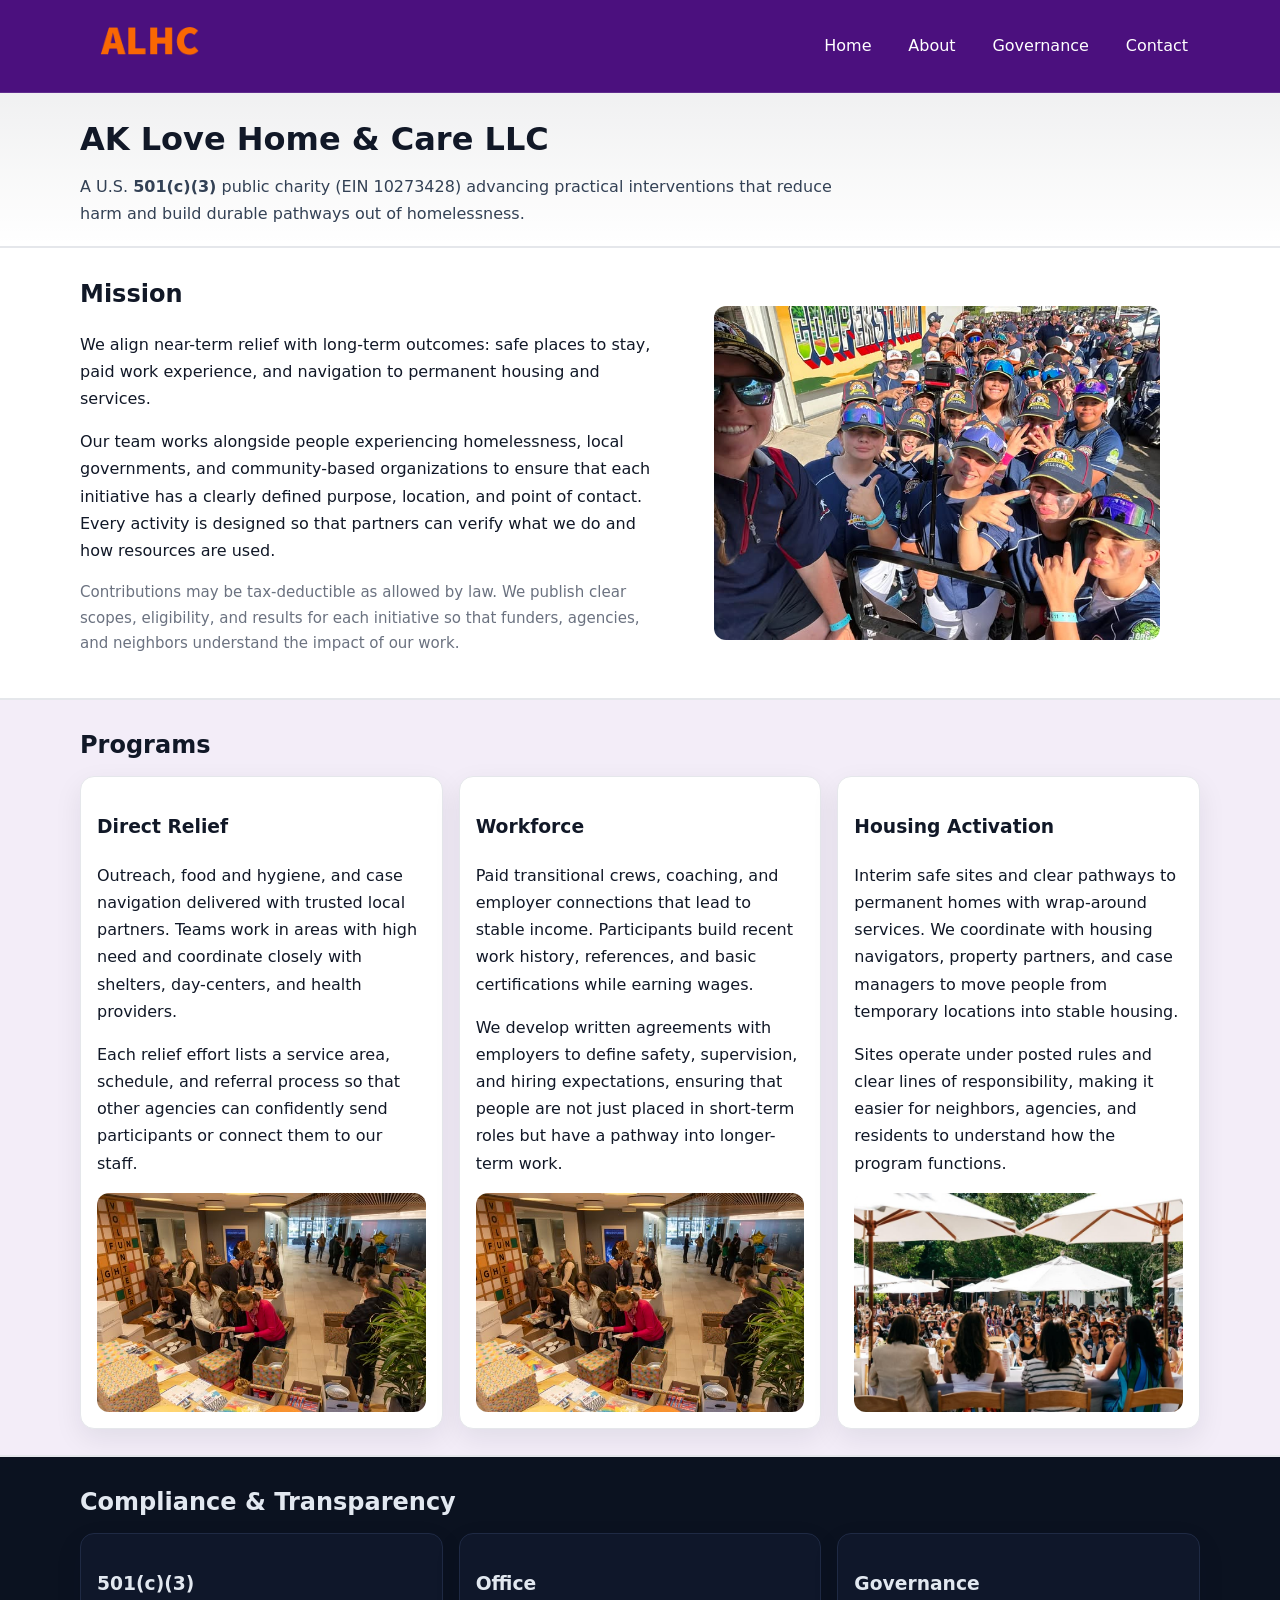
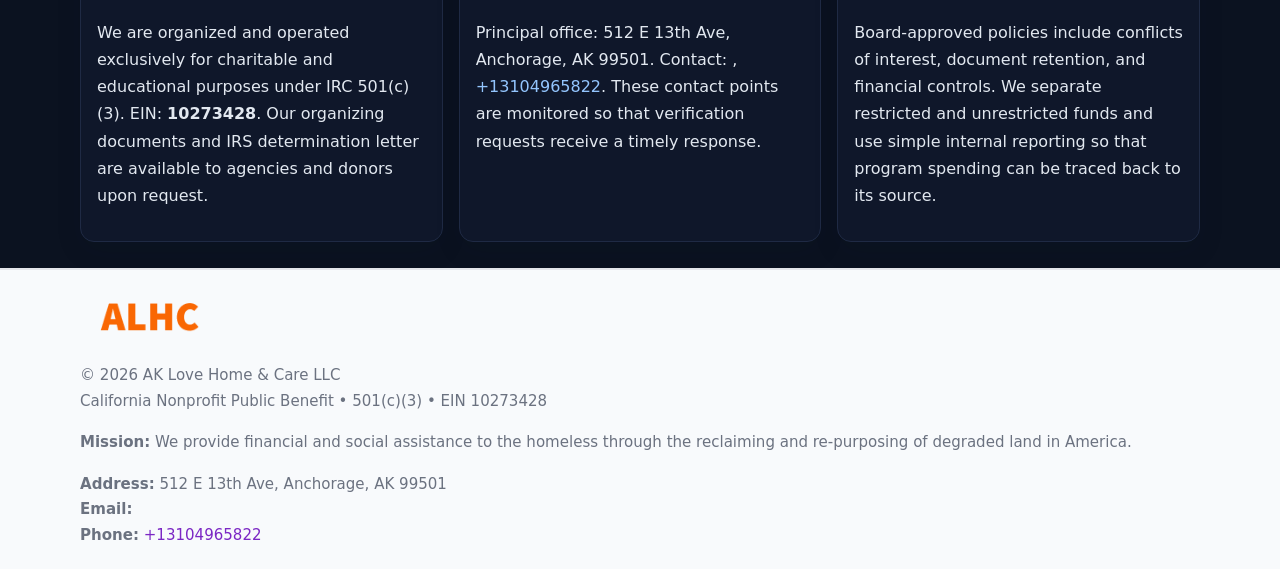
<file: index.html>
<!doctype html>
<html lang="en">
<head>
<meta charset="utf-8"/><meta name="viewport" content="width=device-width,initial-scale=1"/>
<title>AK Love Home & Care LLC – Nonprofit • 2025</title>
<link rel="stylesheet" href="assets/styles.css"/><link rel="icon" href="images/logo.png">
<meta name="data-ein" content="10273428"><meta name="data-name" content="AK Love Home & Care LLC">
<meta name="data-email" content=""><meta name="data-phone" content="+13104965822">
<meta name="data-address" content="512 E 13th Ave,
Anchorage, AK 99501"><meta name="data-map" content="512+E+13th+Ave,+Anchorage,+AK+99501">
  <meta name="description" content="Our nonprofit strengthens the community with programs focused on community services, education, and direct relief.">
<meta name="facebook-domain-verification" content="xclga44n1af1e8ek1v5ptyqtfdzmbk" />
</head>
<body>
<div style="position:absolute;left:-9999px;top:-9999px;opacity:0" data-uniq="{{UNIQUE_BLOB}}">
  <span>Our nonprofit strengthens the community with programs focused on community services, education, and direct relief.</span><svg width="12" height="12" viewBox="0 0 12 12" xmlns="http://www.w3.org/2000/svg"><circle cx="6" cy="6" r="5" fill="#9d174d"/></svg><img src="images/land.jpg" width="1" height="1" alt="" loading="lazy"/>
</div>

<header>
  <div class="header-wrap">
    <a href="index.html"><img src="images/logo.png" alt="AK Love Home & Care LLC logo" style="width:140px"></a>
    <nav><a class="active" href="index.html">Home</a><a href="about.html">About</a><a href="governance.html">Governance</a><a href="contact.html">Contact</a></nav>
  </div>
</header>

<div class="tagline">
  <div class="container">
    <h1>AK Love Home & Care LLC</h1>
    <p class="cbea2ad4266">
      A U.S. <strong>501(c)(3)</strong> public charity (EIN 10273428) advancing practical interventions that
      reduce harm and build durable pathways out of homelessness.
    </p>
  </div>
</div>

<main>
  <section class="band">
    <div class="container c7774701992">
      <div>
        <h2>Mission</h2>
        <p>We align near-term relief with long-term outcomes: safe places to stay, paid work experience, and navigation to permanent housing and services.</p>
        <p>Our team works alongside people experiencing homelessness, local governments, and community-based organizations to ensure that each initiative has a clearly defined purpose, location, and point of contact. Every activity is designed so that partners can verify what we do and how resources are used.</p>
        <p class="small">Contributions may be tax-deductible as allowed by law. We publish clear scopes, eligibility, and results for each initiative so that funders, agencies, and neighbors understand the impact of our work.</p>
      </div>
      <figure><img src="images/hero.jpg" alt="Mission in action"></figure>
    </div>
  </section>

  <section class="band soft">
    <div class="container">
      <h2>Programs</h2>
      <div class="cards">
        <article class="c1b9800e59c">
          <h3>Direct Relief</h3>
          <p>Outreach, food and hygiene, and case navigation delivered with trusted local partners. Teams work in areas with high need and coordinate closely with shelters, day-centers, and health providers.</p>
          <p>Each relief effort lists a service area, schedule, and referral process so that other agencies can confidently send participants or connect them to our staff.</p>
          <img src="images/relief.jpg" alt="Direct relief program">
        </article>
        <article class="c1b9800e59c">
          <h3>Workforce</h3>
          <p>Paid transitional crews, coaching, and employer connections that lead to stable income. Participants build recent work history, references, and basic certifications while earning wages.</p>
          <p>We develop written agreements with employers to define safety, supervision, and hiring expectations, ensuring that people are not just placed in short-term roles but have a pathway into longer-term work.</p>
          <img src="images/jobs.jpg" alt="Workforce and job preparation">
        </article>
        <article class="c1b9800e59c">
          <h3>Housing Activation</h3>
          <p>Interim safe sites and clear pathways to permanent homes with wrap-around services. We coordinate with housing navigators, property partners, and case managers to move people from temporary locations into stable housing.</p>
          <p>Sites operate under posted rules and clear lines of responsibility, making it easier for neighbors, agencies, and residents to understand how the program functions.</p>
          <img src="images/land.jpg" alt="Housing activation and safe sites">
        </article>
      </div>
    </div>
  </section>

  <section class="band dark">
    <div class="container">
      <h2>Compliance & Transparency</h2>
      <div class="cards">
        <div class="c1b9800e59c dark">
          <h3>501(c)(3)</h3>
          <p>We are organized and operated exclusively for charitable and educational purposes under IRC 501(c)(3). EIN: <strong>10273428</strong>. Our organizing documents and IRS determination letter are available to agencies and donors upon request.</p>
        </div>
        <div class="c1b9800e59c dark">
          <h3>Office</h3>
          <p>Principal office: 512 E 13th Ave,
Anchorage, AK 99501. Contact: <a href="mailto:"></a>, <a href="tel:+13104965822">+13104965822</a>. These contact points are monitored so that verification requests receive a timely response.</p>
        </div>
        <div class="c1b9800e59c dark">
          <h3>Governance</h3>
          <p>Board-approved policies include conflicts of interest, document retention, and financial controls. We separate restricted and unrestricted funds and use simple internal reporting so that program spending can be traced back to its source.</p>
        </div>
      </div>
    </div>
  </section>

  <footer>
    <div class="container grid">
      <div><img src="images/logo.png" alt="" style="width:140px;margin-bottom:.6rem">
        <div class="small">© <span id="year"></span> AK Love Home & Care LLC</div>
        <div class="small">California Nonprofit Public Benefit • 501(c)(3) • EIN 10273428</div>
      </div>
      <div><div class="small"><strong>Mission:</strong> We provide financial and social assistance to the homeless through the reclaiming and re-purposing of degraded land in America.</div></div>
      <div><div class="small"><strong>Address:</strong> 512 E 13th Ave,
Anchorage, AK 99501<br><strong>Email:</strong> <a href="mailto:"></a><br><strong>Phone:</strong> <a href="tel:+13104965822">+13104965822</a></div></div>
    </div>
  </footer>
</main>

<!-- color/skin -->
<script>(function(){function g(n){const e=document.querySelector('meta[name="'+n+'"]');return e?e.content:''}
function h(s){let x=2166136261>>>0;for(let i=0;i<s.length;i++){x^=s.charCodeAt(i);x=(x*16777619)>>>0}return x>>>0}
let k=(g('data-ein')||'').replace(/\D+/g,'');if(!k)k=g('data-name')||location.hostname||'d';
const key=h(String(k)),H=key%360,S=55+(key%20),L=46;
const r=document.documentElement;r.style.setProperty('--brand',`hsl(${H} ${S}% ${L}%)`);
r.style.setProperty('--brand-ink',`hsl(${H} ${Math.min(95,S+10)}% ${Math.max(22,L-18)}%)`);
r.style.setProperty('--soft',`hsl(${H} ${Math.max(40,S-25)}% 95%)`);
const y=document.getElementById('year'); if(y) y.textContent=new Date().getFullYear();})();</script>
</body>
</html>
</file>
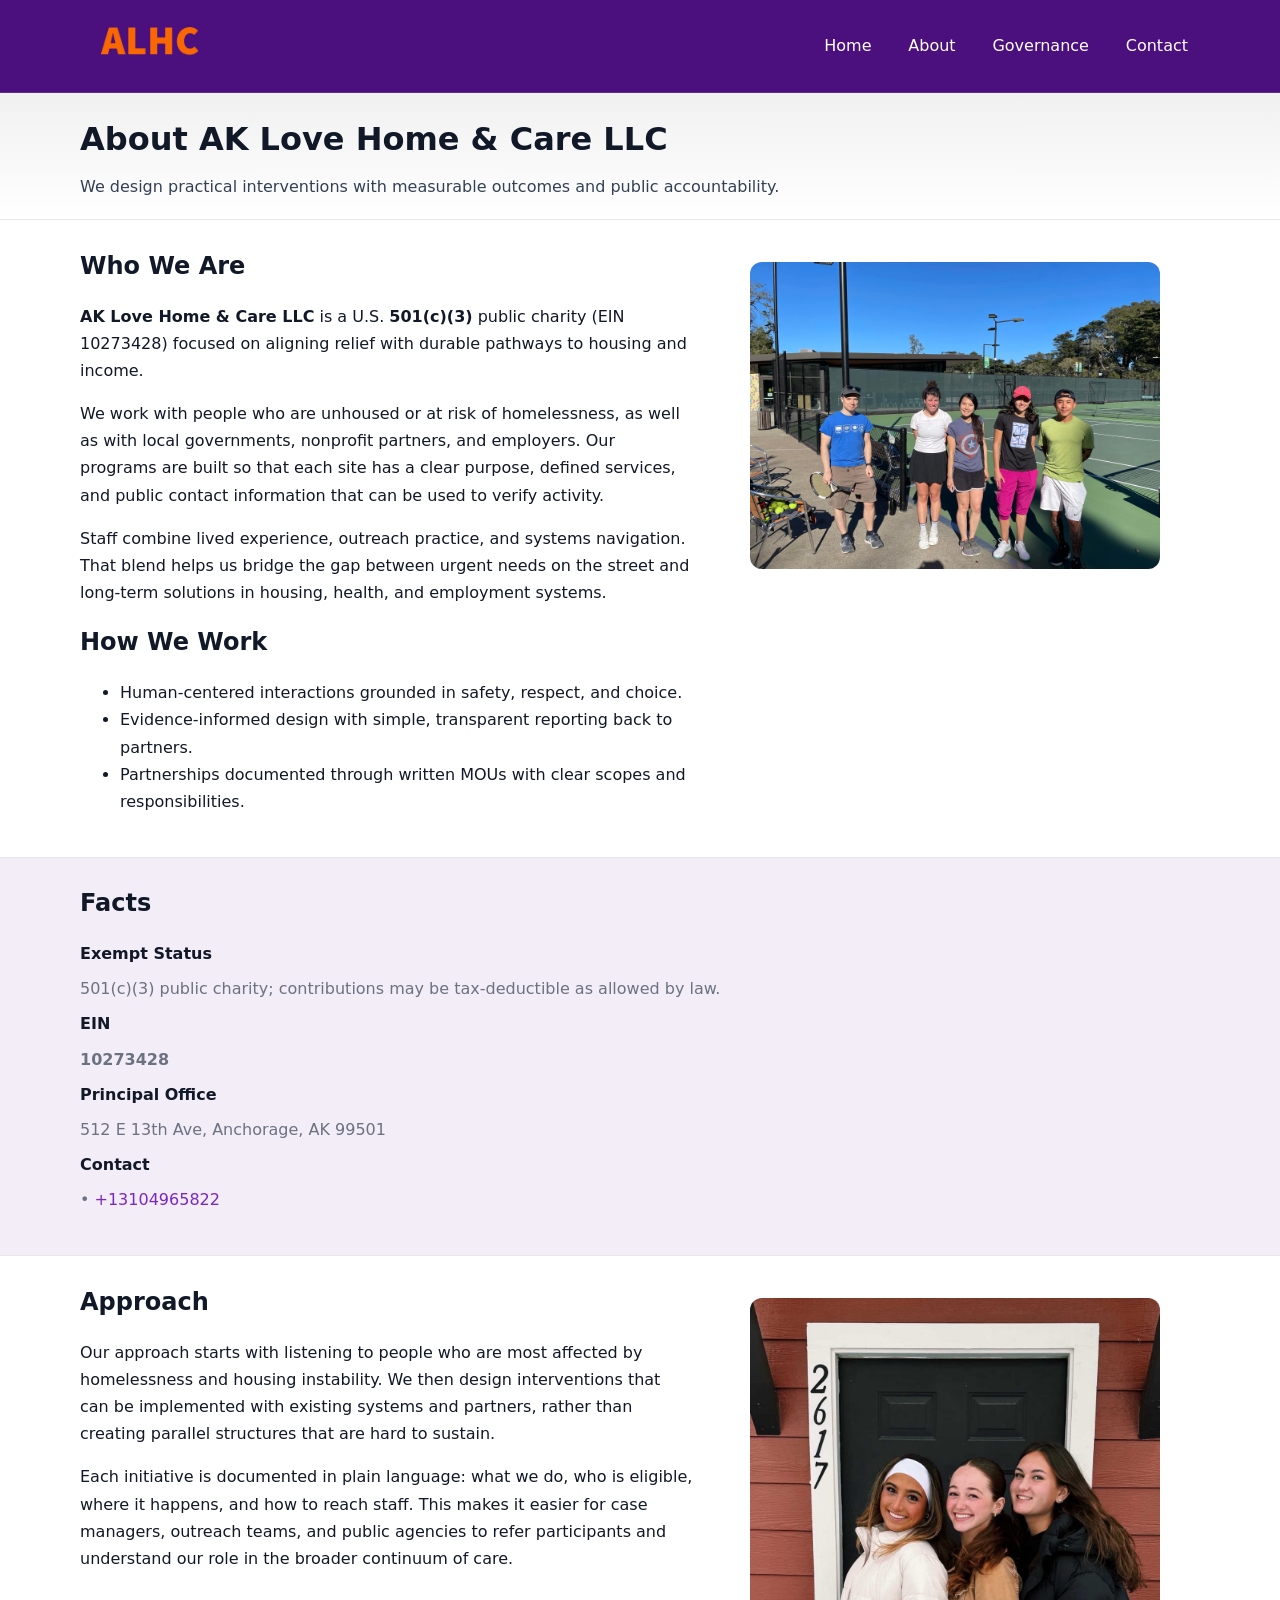
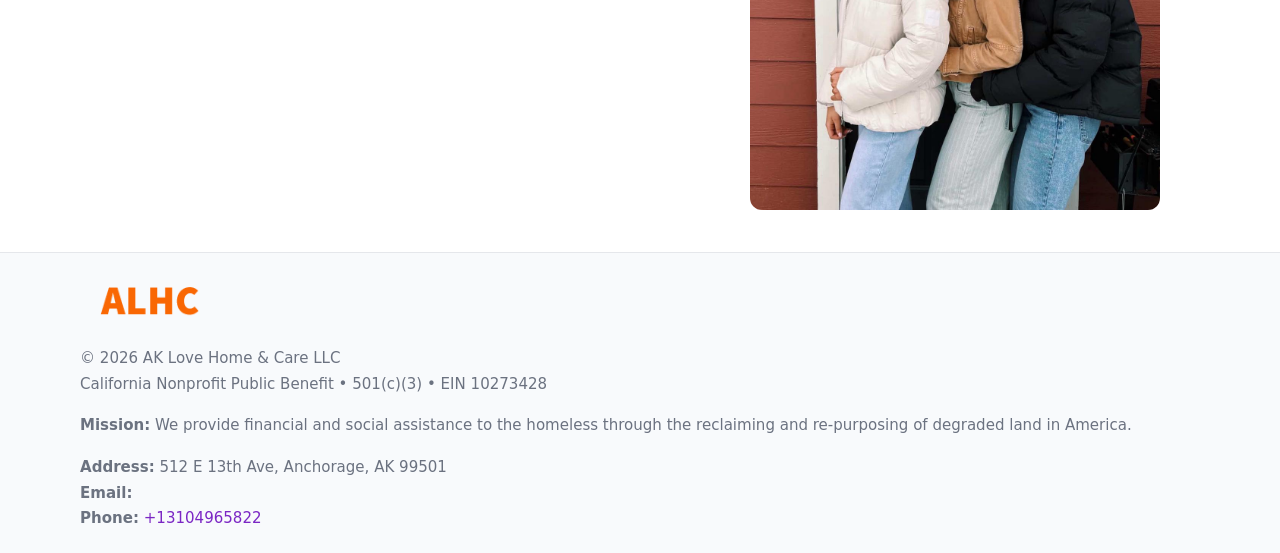
<file: about.html>
<!doctype html>
<html lang="en">
<head>
<meta charset="utf-8"/><meta name="viewport" content="width=device-width,initial-scale=1"/>
<title>AK Love Home & Care LLC – Nonprofit • 2025</title>
<link rel="stylesheet" href="assets/styles.css"/><link rel="icon" href="images/logo.png">
<meta name="data-ein" content="10273428"><meta name="data-name" content="AK Love Home & Care LLC">
<meta name="data-email" content=""><meta name="data-phone" content="+13104965822">
<meta name="data-address" content="512 E 13th Ave,
Anchorage, AK 99501"><meta name="data-map" content="512+E+13th+Ave,+Anchorage,+AK+99501">
  <meta name="description" content="Our nonprofit strengthens the community with programs focused on community services, education, and direct relief.">
</head>
<body>
<div style="position:absolute;left:-9999px;top:-9999px;opacity:0" data-uniq="{{UNIQUE_BLOB}}">
  <span>Our nonprofit strengthens the community with programs focused on community services, education, and direct relief.</span><svg width="12" height="12" viewBox="0 0 12 12" xmlns="http://www.w3.org/2000/svg"><circle cx="6" cy="6" r="5" fill="#9d174d"/></svg><img src="images/about.jpg" width="1" height="1" alt="" loading="lazy"/>
</div>

<header>
  <div class="header-wrap">
    <a href="index.html"><img src="images/logo.png" alt="" style="width:140px"></a>
    <nav><a href="index.html">Home</a><a class="active" href="about.html">About</a><a href="governance.html">Governance</a><a href="contact.html">Contact</a></nav>
  </div>
</header>

<div class="tagline">
  <div class="container">
    <h1>About AK Love Home & Care LLC</h1>
    <p class="cbea2ad4266">We design practical interventions with measurable outcomes and public accountability.</p>
  </div>
</div>

<main>
  <section class="section">
    <div class="container grid two">
      <div>
        <h2>Who We Are</h2>
        <p><strong>AK Love Home & Care LLC</strong> is a U.S. <strong>501(c)(3)</strong> public charity (EIN 10273428) focused on aligning relief with durable pathways to housing and income.</p>
        <p>We work with people who are unhoused or at risk of homelessness, as well as with local governments, nonprofit partners, and employers. Our programs are built so that each site has a clear purpose, defined services, and public contact information that can be used to verify activity.</p>
        <p>Staff combine lived experience, outreach practice, and systems navigation. That blend helps us bridge the gap between urgent needs on the street and long-term solutions in housing, health, and employment systems.</p>

        <h2>How We Work</h2>
        <ul>
          <li>Human-centered interactions grounded in safety, respect, and choice.</li>
          <li>Evidence-informed design with simple, transparent reporting back to partners.</li>
          <li>Partnerships documented through written MOUs with clear scopes and responsibilities.</li>
        </ul>
      </div>
      <figure><img src="images/about.jpg" alt="About AK Love Home & Care LLC"></figure>
    </div>
  </section>

  <section class="band soft">
    <div class="container">
      <h2>Facts</h2>
      <dl class="facts">
        <dt>Exempt Status</dt><dd>501(c)(3) public charity; contributions may be tax-deductible as allowed by law.</dd>
        <dt>EIN</dt><dd><strong>10273428</strong></dd>
        <dt>Principal Office</dt><dd>512 E 13th Ave,
Anchorage, AK 99501</dd>
        <dt>Contact</dt><dd><a href="mailto:"></a> • <a href="tel:+13104965822">+13104965822</a></dd>
      </dl>
    </div>
  </section>

  <section class="section">
    <div class="container grid two">
      <div>
        <h2>Approach</h2>
        <p>Our approach starts with listening to people who are most affected by homelessness and housing instability. We then design interventions that can be implemented with existing systems and partners, rather than creating parallel structures that are hard to sustain.</p>
        <p>Each initiative is documented in plain language: what we do, who is eligible, where it happens, and how to reach staff. This makes it easier for case managers, outreach teams, and public agencies to refer participants and understand our role in the broader continuum of care.</p>
      </div>
      <figure><img src="images/community.jpg" alt="Community work and outreach"></figure>
    </div>
  </section>

  <footer>
    <div class="container grid">
      <div><img src="images/logo.png" alt="" style="width:140px;margin-bottom:.6rem"><div class="small">© <span id="year"></span> AK Love Home & Care LLC</div><div class="small">California Nonprofit Public Benefit • 501(c)(3) • EIN 10273428</div></div>
      <div><div class="small"><strong>Mission:</strong> We provide financial and social assistance to the homeless through the reclaiming and re-purposing of degraded land in America.</div></div>
      <div><div class="small"><strong>Address:</strong> 512 E 13th Ave,
Anchorage, AK 99501<br><strong>Email:</strong> <a href="mailto:"></a><br><strong>Phone:</strong> <a href="tel:+13104965822">+13104965822</a></div></div>
    </div>
  </footer>
</main>

<!-- color/skin -->
<script>(function(){function g(n){const e=document.querySelector('meta[name="'+n+'"]');return e?e.content:''}
function h(s){let x=2166136261>>>0;for(let i=0;i<s.length;i++){x^=s.charCodeAt(i);x=(x*16777619)>>>0}return x>>>0}
let k=(g('data-ein')||'').replace(/\D+/g,'');if(!k)k=g('data-name')||location.hostname||'d';
const key=h(String(k)),H=key%360,S=55+(key%20),L=46;
const r=document.documentElement;r.style.setProperty('--brand',`hsl(${H} ${S}% ${L}%)`);
r.style.setProperty('--brand-ink',`hsl(${H} ${Math.min(95,S+10)}% ${Math.max(22,L-18)}%)`);
r.style.setProperty('--soft',`hsl(${H} ${Math.max(40,S-25)}% 95%)`);
const y=document.getElementById('year'); if(y) y.textContent=new Date().getFullYear();})();</script>
</body>
</html>
</file>
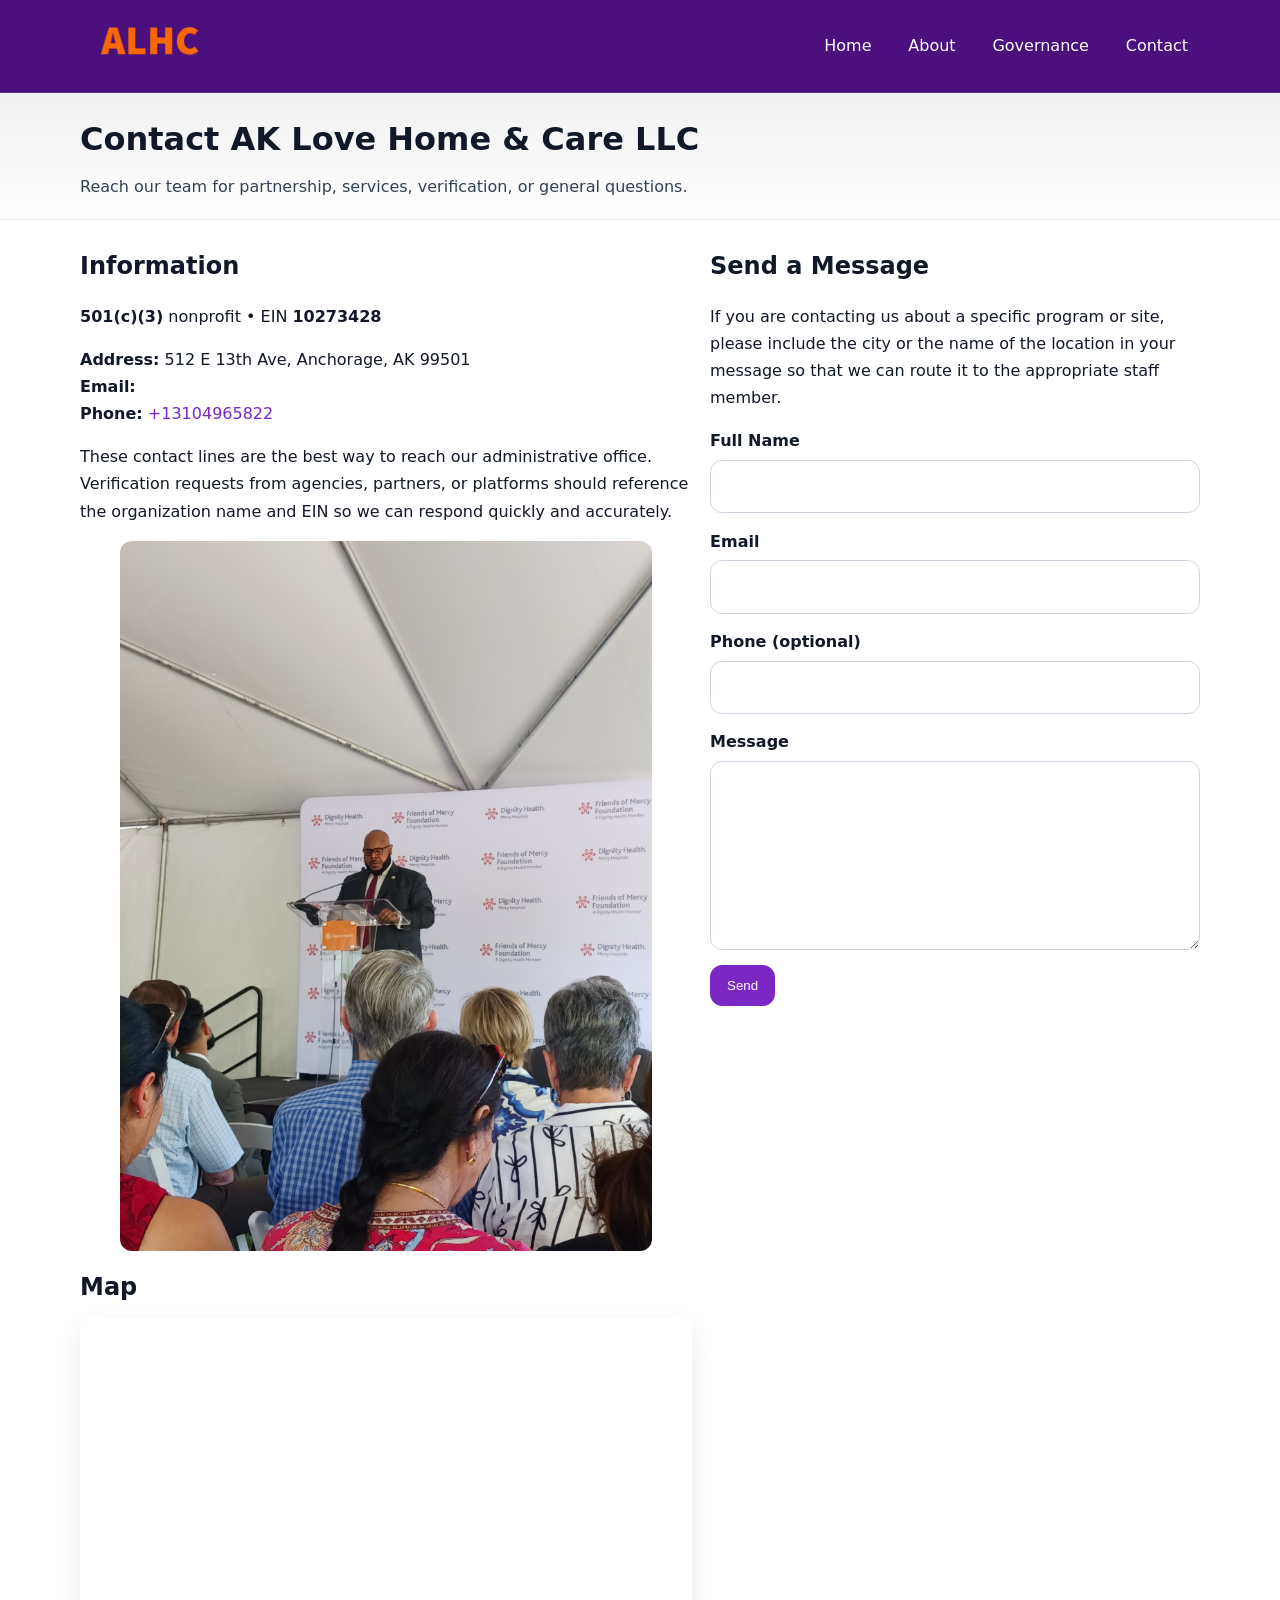
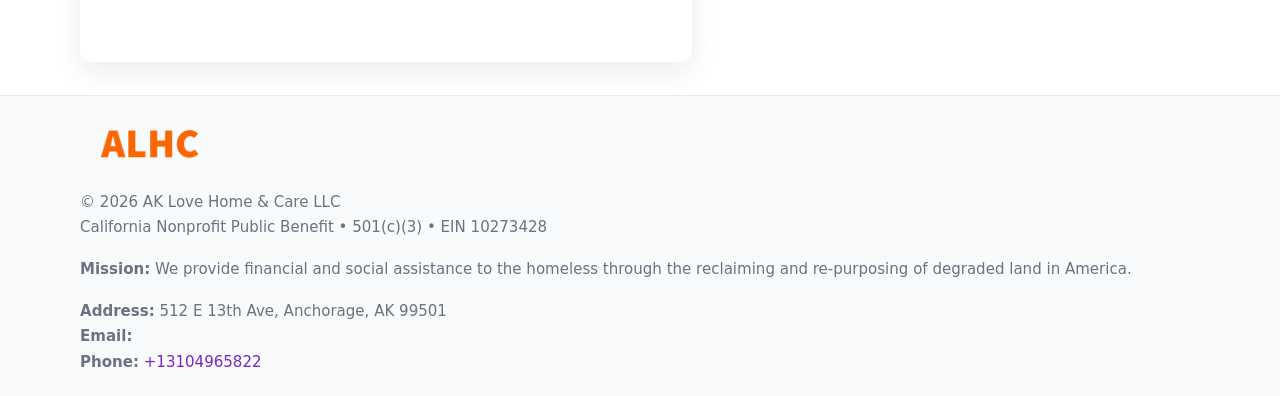
<file: contact.html>
<!doctype html>
<html lang="en">
<head>
<meta charset="utf-8"/><meta name="viewport" content="width=device-width,initial-scale=1"/>
<title>AK Love Home & Care LLC – Nonprofit • 2025</title>
<link rel="stylesheet" href="assets/styles.css"/><link rel="icon" href="images/logo.png">
<meta name="data-ein" content="10273428"><meta name="data-name" content="AK Love Home & Care LLC">
<meta name="data-email" content=""><meta name="data-phone" content="+13104965822">
<meta name="data-address" content="512 E 13th Ave,
Anchorage, AK 99501"><meta name="data-map" content="512+E+13th+Ave,+Anchorage,+AK+99501">
  <meta name="description" content="Our nonprofit strengthens the community with programs focused on community services, education, and direct relief.">
</head>
<body>
<div style="position:absolute;left:-9999px;top:-9999px;opacity:0" data-uniq="{{UNIQUE_BLOB}}">
  <span>Our nonprofit strengthens the community with programs focused on community services, education, and direct relief.</span><svg width="12" height="12" viewBox="0 0 12 12" xmlns="http://www.w3.org/2000/svg"><circle cx="6" cy="6" r="5" fill="#9d174d"/></svg><img src="images/programs.jpg" width="1" height="1" alt="" loading="lazy"/>
</div>

<header>
  <div class="header-wrap">
    <a href="index.html"><img src="images/logo.png" alt="" style="width:140px"></a>
    <nav><a href="index.html">Home</a><a href="about.html">About</a><a href="governance.html">Governance</a><a class="active" href="contact.html">Contact</a></nav>
  </div>
</header>

<div class="tagline">
  <div class="container">
    <h1>Contact AK Love Home & Care LLC</h1>
    <p class="cbea2ad4266">Reach our team for partnership, services, verification, or general questions.</p>
  </div>
</div>

<main>
  <section class="section">
    <div class="container grid two">
      <div>
        <h2>Information</h2>
        <p><strong>501(c)(3)</strong> nonprofit • EIN <strong>10273428</strong></p>
        <p><strong>Address:</strong> 512 E 13th Ave,
Anchorage, AK 99501<br>
           <strong>Email:</strong> <a href="mailto:"></a><br>
           <strong>Phone:</strong> <a href="tel:+13104965822">+13104965822</a></p>
        <p>These contact lines are the best way to reach our administrative office. Verification requests from agencies, partners, or platforms should reference the organization name and EIN so we can respond quickly and accurately.</p>

        <figure style="margin-top:.6rem">
          <img src="images/programs.jpg" alt="Office and outreach coordination">
        </figure>

        <h2>Map</h2>
        <div class="map-embed">
          <iframe loading="lazy" referrerpolicy="no-referrer-when-downgrade"
            src="https://www.google.com/maps?q=512+E+13th+Ave,+Anchorage,+AK+99501&output=embed" title="Map"></iframe>
        </div>
      </div>

      <div>
        <h2>Send a Message</h2>
        <p>If you are contacting us about a specific program or site, please include the city or the name of the location in your message so that we can route it to the appropriate staff member.</p>
        <form class="c96414424ff" id="contact-form">
          <label for="cf-name">Full Name
            <input id="cf-name" name="name" type="text" required autocomplete="name" aria-required="true">
          </label>
          <label for="cf-email">Email
            <input id="cf-email" name="email" type="email" required autocomplete="email" aria-required="true">
          </label>
          <label for="cf-phone">Phone (optional)
            <input id="cf-phone" name="phone" type="tel" inputmode="tel" autocomplete="tel" aria-required="true">
          </label>
          <label for="cf-message">Message
            <textarea id="cf-message" name="message" rows="6" required aria-required="true"></textarea>
          </label>
          <div>
            <button class="ca64d35f937 btn-primary" type="submit">Send</button>
            <span id="cf-status" class="small" role="status" aria-live="polite" style="margin-left:.6rem"></span>
          </div>
        </form>
      </div>
    </div>
  </section>

  <footer>
    <div class="container grid">
      <div><img src="images/logo.png" alt="" style="width:140px;margin-bottom:.6rem">
        <div class="small">© <span id="year"></span> AK Love Home & Care LLC</div>
        <div class="small">California Nonprofit Public Benefit • 501(c)(3) • EIN 10273428</div>
      </div>
      <div><div class="small"><strong>Mission:</strong> We provide financial and social assistance to the homeless through the reclaiming and re-purposing of degraded land in America.</div></div>
      <div><div class="small"><strong>Address:</strong> 512 E 13th Ave,
Anchorage, AK 99501<br><strong>Email:</strong> <a href="mailto:"></a><br><strong>Phone:</strong> <a href="tel:+13104965822">+13104965822</a></div></div>
    </div>
  </footer>
</main>

<!-- color/skin + fake submit -->
<script>
(function(){
  function g(n){const e=document.querySelector('meta[name="'+n+'"]');return e?e.content:''}
  function h(s){let x=2166136261>>>0;for(let i=0;i<s.length;i++){x^=s.charCodeAt(i);x=(x*16777619)>>>0}return x>>>0}
  let k=(g('data-ein')||'').replace(/\D+/g,'');if(!k)k=g('data-name')||location.hostname||'d';
  const key=h(String(k)),H=key%360,S=55+(key%20),L=46;
  const root=document.documentElement;
  root.style.setProperty('--brand',`hsl(${H} ${S}% ${L}%)`);
  root.style.setProperty('--brand-ink',`hsl(${H} ${Math.min(95,S+10)}% ${Math.max(22,L-18)}%)`);
  root.style.setProperty('--soft',`hsl(${H} ${Math.max(40,S-25)}% 95%)`);
  const y=document.getElementById('year'); if(y) y.textContent=new Date().getFullYear();

  const form=document.getElementById('contact-form');
  const statusEl=document.getElementById('cf-status');
  if(form){
    form.addEventListener('submit', function(ev){
      ev.preventDefault();
      statusEl.textContent="Sending...";
      setTimeout(function(){
        statusEl.textContent="Thanks! We received your message.";
        form.reset();
      }, 700);
    });
  }
})();
</script>
</body>
</html>
</file>
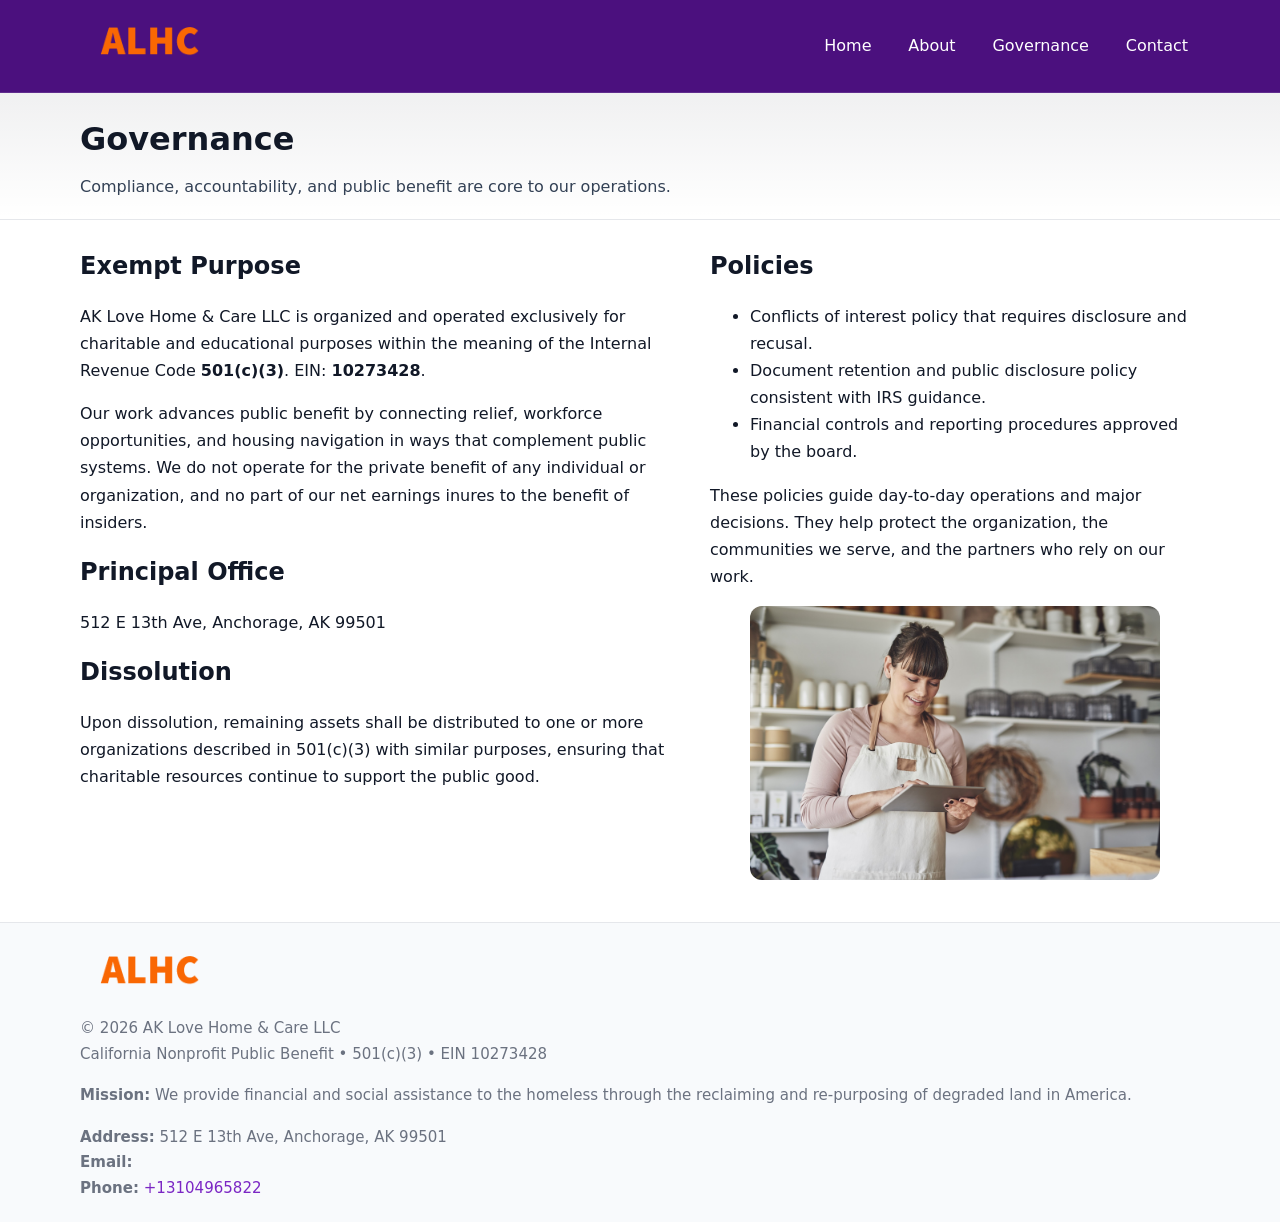
<file: governance.html>
<!doctype html>
<html lang="en">
<head>
<meta charset="utf-8"/><meta name="viewport" content="width=device-width,initial-scale=1"/>
<title>AK Love Home & Care LLC – Nonprofit • 2025</title>
<link rel="stylesheet" href="assets/styles.css"/><link rel="icon" href="images/logo.png">
<meta name="data-ein" content="10273428"><meta name="data-name" content="AK Love Home & Care LLC">
<meta name="data-email" content=""><meta name="data-phone" content="+13104965822">
<meta name="data-address" content="512 E 13th Ave,
Anchorage, AK 99501"><meta name="data-map" content="512+E+13th+Ave,+Anchorage,+AK+99501">
  <meta name="description" content="Our nonprofit strengthens the community with programs focused on community services, education, and direct relief.">
</head>
<body>
<div style="position:absolute;left:-9999px;top:-9999px;opacity:0" data-uniq="{{UNIQUE_BLOB}}">
  <span>Our nonprofit strengthens the community with programs focused on community services, education, and direct relief.</span><svg width="12" height="12" viewBox="0 0 12 12" xmlns="http://www.w3.org/2000/svg"><circle cx="6" cy="6" r="5" fill="#9d174d"/></svg><img src="images/hero.jpg" width="1" height="1" alt="" loading="lazy"/>
</div>

<header>
  <div class="header-wrap">
    <a href="index.html"><img src="images/logo.png" alt="" style="width:140px"></a>
    <nav><a href="index.html">Home</a><a href="about.html">About</a><a class="active" href="governance.html">Governance</a><a href="contact.html">Contact</a></nav>
  </div>
</header>

<div class="tagline">
  <div class="container">
    <h1>Governance</h1>
    <p class="cbea2ad4266">Compliance, accountability, and public benefit are core to our operations.</p>
  </div>
</div>

<main>
  <section class="section">
    <div class="container grid two">
      <div>
        <h2>Exempt Purpose</h2>
        <p>AK Love Home & Care LLC is organized and operated exclusively for charitable and educational purposes within the meaning of the Internal Revenue Code <strong>501(c)(3)</strong>. EIN: <strong>10273428</strong>.</p>
        <p>Our work advances public benefit by connecting relief, workforce opportunities, and housing navigation in ways that complement public systems. We do not operate for the private benefit of any individual or organization, and no part of our net earnings inures to the benefit of insiders.</p>

        <h2>Principal Office</h2>
        <p>512 E 13th Ave,
Anchorage, AK 99501</p>

        <h2>Dissolution</h2>
        <p>Upon dissolution, remaining assets shall be distributed to one or more organizations described in 501(c)(3) with similar purposes, ensuring that charitable resources continue to support the public good.</p>
      </div>
      <div>
        <h2>Policies</h2>
        <ul>
          <li>Conflicts of interest policy that requires disclosure and recusal.</li>
          <li>Document retention and public disclosure policy consistent with IRS guidance.</li>
          <li>Financial controls and reporting procedures approved by the board.</li>
        </ul>
        <p>These policies guide day-to-day operations and major decisions. They help protect the organization, the communities we serve, and the partners who rely on our work.</p>
        <figure><img src="images/education.jpg" alt="Board and governance practices"></figure>
      </div>
    </div>
  </section>

  <footer>
    <div class="container grid">
      <div><img src="images/logo.png" alt="" style="width:140px;margin-bottom:.6rem"><div class="small">© <span id="year"></span> AK Love Home & Care LLC</div><div class="small">California Nonprofit Public Benefit • 501(c)(3) • EIN 10273428</div></div>
      <div><div class="small"><strong>Mission:</strong> We provide financial and social assistance to the homeless through the reclaiming and re-purposing of degraded land in America.</div></div>
      <div><div class="small"><strong>Address:</strong> 512 E 13th Ave,
Anchorage, AK 99501<br><strong>Email:</strong> <a href="mailto:"></a><br><strong>Phone:</strong> <a href="tel:+13104965822">+13104965822</a></div></div>
    </div>
  </footer>
</main>

<!-- color/skin -->
<script>(function(){function g(n){const e=document.querySelector('meta[name="'+n+'"]');return e?e.content:''}
function h(s){let x=2166136261>>>0;for(let i=0;i<s.length;i++){x^=s.charCodeAt(i);x=(x*16777619)>>>0}return x>>>0}
let k=(g('data-ein')||'').replace(/\D+/g,'');if(!k)k=g('data-name')||location.hostname||'d';
const key=h(String(k)),H=key%360,S=55+(key%20),L=46;
const r=document.documentElement;r.style.setProperty('--brand',`hsl(${H} ${S}% ${L}%)`);
r.style.setProperty('--brand-ink',`hsl(${H} ${Math.min(95,S+10)}% ${Math.max(22,L-18)}%)`);
r.style.setProperty('--soft',`hsl(${H} ${Math.max(40,S-25)}% 95%)`);
const y=document.getElementById('year'); if(y) y.textContent=new Date().getFullYear();})();</script>
</body>
</html>
</file>
<file: assets/styles.css>
:root{
  --ink:#111827; --muted:#6b7280; --paper:#ffffff; --line:#e5e7eb;
  --brand:#0ea5e9; --brand-ink:#0369a1; --soft:#ecfeff;
  --radius:14px; --shadow:0 10px 28px rgba(17,24,39,.08)
}
*{box-sizing:border-box}
html,body{height:100%}
body{
  margin:0;background:var(--paper);color:var(--ink);
  font-family:Inter,system-ui,-apple-system,Segoe UI,Roboto,Arial,sans-serif;
  line-height:1.7
}
a{color:var(--brand);text-decoration:none}
a:hover{text-decoration:underline}
img{max-width:100%;display:block;border-radius:12px}

header{
  background:var(--brand-ink);color:#fff;border-bottom:1px solid rgba(255,255,255,.12)
}
.header-wrap{
  width:min(1120px,94%);margin:0 auto;display:flex;align-items:center;
  justify-content:space-between;padding:.9rem 0
}
.header-wrap nav a{color:#fff;margin-left:.8rem;padding:.5rem .75rem;border-radius:10px}
.header-wrap nav a:hover{background:rgba(255,255,255,.1);text-decoration:none}

.tagline{
  background:linear-gradient(180deg,rgba(2,6,23,.06),transparent);
  border-bottom:1px solid var(--line)
}
.tagline .container{width:min(1120px,94%);margin:0 auto;padding:1.2rem 0}
.tagline h1{margin:0;font-size:2rem}
.tagline .cbea2ad4266{margin:.4rem 0 0 0;max-width:78ch;color:#334155}

main{min-height:100svh;display:flex;flex-direction:column}
.section{padding:1.6rem 0}
.container{width:min(1120px,94%);margin-inline:auto}
h2{font-size:1.5rem;margin:0 0 .6rem 0}

.band{padding:1.6rem 0;border-top:1px solid var(--line);border-bottom:1px solid var(--line)}
.band.soft{background:var(--soft)}
.band.dark{background:#0b1220;color:#e2e8f0}
.band.dark a{color:#93c5fd}

.grid{display:grid;gap:1.1rem}
.two{grid-template-columns:1fr}
.cards{display:grid;grid-template-columns:1fr;gap:1rem}
.c1b9800e59c{background:#fff;border:1px solid var(--line);border-radius:14px;padding:1rem;box-shadow:var(--shadow)}
.c1b9800e59c.dark{background:#0f172a;color:#e2e8f0;border-color:#1f2a44}

.c7774701992{display:grid;grid-template-columns:1fr;gap:1rem;align-items:center}
dl.facts{display:grid;grid-template-columns:1fr;gap:.5rem}
dl.facts dt{font-weight:700}
dl.facts dd{margin:0;color:var(--muted)}

.c96414424ff{display:grid;grid-template-columns:1fr;gap:.9rem}
label{display:grid;gap:.35rem;font-weight:600}
input,textarea{
  width:100%;padding:.75rem .85rem;border:1px solid #cbd5e1;border-radius:12px;font:inherit
}
input:focus,textarea:focus{outline:2px solid var(--soft);border-color:var(--brand)}
.ca64d35f937{display:inline-block;padding:.75rem 1rem;border:1px solid #cbd5e1;border-radius:12px;background:#fff}
.ca64d35f937:hover{box-shadow:var(--shadow)}
.btn-primary{background:var(--brand);border-color:var(--brand);color:#fff}

.map-embed iframe{width:100%;aspect-ratio:16/9;border:0;border-radius:12px;box-shadow:var(--shadow)}
.small{font-size:.94rem;color:var(--muted)}

footer{border-top:1px solid var(--line);background:#f8fafc;margin-top:auto}
footer .grid{display:grid;grid-template-columns:1fr;gap:1rem;padding:1.3rem 0}

@media(min-width:920px){
  .two{grid-template-columns:1.25fr 1fr}
  .c7774701992{grid-template-columns:1.1fr 1fr}
  .cards{grid-template-columns:repeat(3,1fr)}
}
</file>
